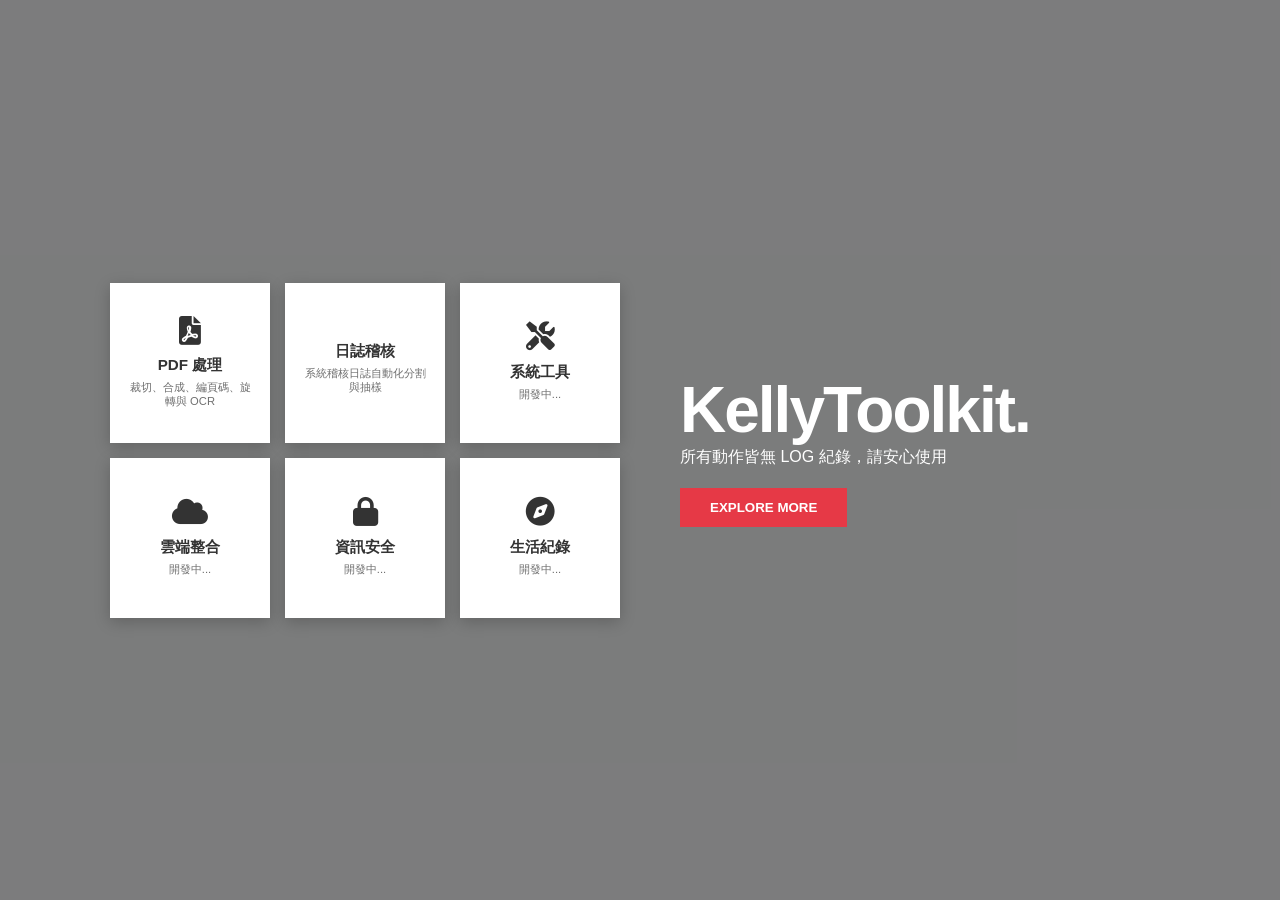
<file: index.html>
<!DOCTYPE html>
<html lang="zh-TW">
<head>
    <meta charset="UTF-8">
    <meta name="viewport" content="width=device-width, initial-scale=1.0">
    <title>Kelly Toolkit | Minimalist</title>
    <link rel="stylesheet" href="style.css">
    <link rel="stylesheet" href="https://cdnjs.cloudflare.com/ajax/libs/font-awesome/6.0.0/css/all.min.css">
</head>
<body>

    <header class="hero">
        <div class="overlay"></div>
        <div class="container hero-content">
            <div class="grid-container">
                <a href="pdf.html" class="card" target="_blank" rel="noopener noreferrer">
                    <i class="fa-solid fa-file-pdf"></i>
                    <h3>PDF 處理</h3>
                    <p>裁切、合成、編頁碼、旋轉與 OCR</p>
                </a>
                
                <a href="sa.html" class="card" target="_blank" rel="noopener noreferrer">
                    <i class="fa-solid fa-shield-halved"></i>
                    <h3>日誌稽核</h3>
                    <p>系統稽核日誌自動化分割與抽樣</p>
                </a>
                
                <div class="card">
                    <i class="fa-solid fa-screwdriver-wrench"></i>
                    <h3>系統工具</h3>
                    <p>開發中...</p>
                </div>

                <div class="card">
                    <i class="fa-solid fa-cloud"></i>
                    <h3>雲端整合</h3>
                    <p>開發中...</p>
                </div>

                <div class="card">
                    <i class="fa-solid fa-lock"></i> <h3>資訊安全</h3>
                    <p>開發中...</p>
                </div>

                <div class="card">
                    <i class="fa-solid fa-compass"></i>
                    <h3>生活紀錄</h3>
                    <p>開發中...</p>
                </div>
            </div>

            <div class="hero-text">
                <h1>KellyToolkit.</h1>
                <p>所有動作皆無 LOG 紀錄，請安心使用</p>
                <button class="btn-main">EXPLORE MORE</button>
            </div>
        </div>
    </header>

</body>
</html>
</file>
<file: style.css>
:root {
    --primary-red: #e63946;
    --dark-bg: #1a1a1a;
    --card-white: #ffffff;
    --text-main: #333;
    --gray-bg: #f8f9fa;
}

* { margin: 0; padding: 0; box-sizing: border-box; font-family: 'Inter', sans-serif; }

body { background: var(--gray-bg); }

/* --- 導航列 --- */
.navbar {
    background-color: var(--primary-red);
    height: 60px;
    display: flex;
    align-items: center;
    position: fixed;
    top: 0; width: 100%;
    z-index: 1000;
}
.nav-content {
    max-width: 1100px;
    margin: 0 auto;
    width: 100%;
    padding: 0 20px;
    display: flex;
    justify-content: space-between;
    align-items: center;
}
.logo { font-weight: 900; color: white; text-decoration: none; }
.nav-links a { color: white; text-decoration: none; font-size: 0.9rem; }

/* --- 首頁 Hero 區域 --- */
.hero {
    height: 100vh;
    background: url('https://images.unsplash.com/photo-1510511459019-5dee667ff88b?auto=format&fit=crop&q=80&w=2070') center/cover;
    position: relative;
    display: flex;
    align-items: center;
}
.overlay {
    position: absolute; top: 0; left: 0; width: 100%; height: 100%;
    background: rgba(0, 0, 0, 0.5);
}
.hero .container {
    position: relative; z-index: 2; width: 100%; max-width: 1100px;
    margin: 0 auto; padding: 0 20px;
    display: flex; justify-content: space-between; align-items: center;
}

/* 九宮格方塊 */
.grid-container {
    display: grid;
    grid-template-columns: repeat(3, 160px);
    gap: 15px;
}
.card {
    background: var(--card-white);
    aspect-ratio: 1/1;
    display: flex;
    flex-direction: column;
    align-items: center;
    justify-content: center;
    text-align: center;
    padding: 15px;
    text-decoration: none;
    color: var(--text-main);
    transition: 0.3s;
    box-shadow: 0 4px 15px rgba(0,0,0,0.2);
}
.card:hover { transform: translateY(-5px); background: var(--primary-red); color: white !important; }
.card i { font-size: 1.8rem; margin-bottom: 10px; }
.card h3 { font-size: 0.95rem; margin-bottom: 5px; }
.card p { font-size: 0.7rem; opacity: 0.7; line-height: 1.2; }

/* 首頁文字 */
.hero-text { flex: 1; padding-left: 60px; color: white; }
.hero-text h1 { font-size: 4rem; letter-spacing: -2px; }
.btn-main { background: var(--primary-red); color: white; border: none; padding: 12px 30px; cursor: pointer; font-weight: bold; margin-top: 20px; }

/* --- PDF 工具頁佈局 --- */
.pdf-layout { display: flex; margin-top: 60px; height: calc(100vh - 60px); }
.pdf-sidebar { width: 250px; background: white; border-right: 1px solid #ddd; padding: 20px 0; }
.sidebar-item { padding: 15px 25px; cursor: pointer; color: #555; border-left: 4px solid transparent; transition: 0.2s; }
.sidebar-item i { margin-right: 10px; }
.sidebar-item:hover, .sidebar-item.active { background: #fff5f5; color: var(--primary-red); border-left: 4px solid var(--primary-red); }

.pdf-workspace { flex: 1; padding: 40px; background: #f0f2f5; overflow-y: auto; }
.workspace-card { background: white; max-width: 800px; margin: 0 auto; padding: 40px; border-radius: 12px; box-shadow: 0 4px 20px rgba(0,0,0,0.05); }
.upload-box { border: 2px dashed #ddd; background: #fafafa; padding: 60px; text-align: center; margin: 20px 0; cursor: pointer; }
.upload-box i { font-size: 3rem; color: #ccc; margin-bottom: 10px; }
.upload-box span { color: var(--primary-red); text-decoration: underline; }
.btn-execute { width: 100%; padding: 15px; background: var(--primary-red); color: white; border: none; border-radius: 6px; font-weight: bold; cursor: pointer; }

/* 響應式 */
@media (max-width: 900px) {
    .hero .container { flex-direction: column-reverse; text-align: center; }
    .hero-text { padding-left: 0; margin-bottom: 30px; }
    .grid-container { grid-template-columns: repeat(2, 140px); }
    .pdf-layout { flex-direction: column; }
    .pdf-sidebar { width: 100%; flex-direction: row; overflow-x: auto; height: auto; }
    .sidebar-item { white-space: nowrap; }
}

/* 檔案清單樣式 */
.sortable-list {
    list-style: none;
    margin-top: 20px;
    padding: 0;
}

.file-item {
    background: #fff;
    border: 1px solid #eee;
    padding: 12px 15px;
    margin-bottom: 8px;
    display: flex;
    justify-content: space-between;
    align-items: center;
    border-radius: 6px;
    font-size: 0.9rem;
    color: #444;
}

/* 拖曳時的影子效果 */
.sortable-ghost {
    opacity: 0.4;
    background: #fff5f5;
    border: 1px dashed var(--primary-red);
}

#status-msg {
    text-align: center;
    font-size: 0.85rem;
}

/* 工具選項區 (裁切頁碼用) */
.tool-options-area {
    display: flex;
    justify-content: center;
    gap: 30px;
    margin: 20px 0;
    padding: 20px;
    background: #fdfdfd;
    border-radius: 8px;
}

.input-group {
    display: flex;
    flex-direction: column;
    text-align: left;
}

.input-group label {
    font-size: 0.8rem;
    font-weight: bold;
    color: #888;
    margin-bottom: 5px;
    text-transform: uppercase;
}

.input-group input {
    padding: 10px;
    border: 1px solid #ddd;
    border-radius: 4px;
    width: 100px;
    font-size: 1rem;
    text-align: center;
    outline: none;
    transition: 0.3s;
}

.input-group input:focus {
    border-color: var(--primary-red);
    box-shadow: 0 0 5px rgba(230, 57, 70, 0.2);
}

/* 編頁碼選項區 */
.radio-group {
    display: flex;
    flex-direction: column;
    align-items: center;
}

.radio-group label {
    font-size: 0.8rem;
    font-weight: bold;
    color: #888;
    margin-bottom: 10px;
    text-transform: uppercase;
}

.radio-options {
    display: flex;
    gap: 20px;
}

.radio-options label {
    font-size: 0.95rem;
    color: #333;
    cursor: pointer;
    display: flex;
    align-items: center;
    gap: 5px;
    text-transform: none; /* 覆蓋上方的 uppercase */
}

/* 修飾 Radio 按鈕顏色 */
input[type="radio"] {
    accent-color: var(--primary-red);
}

.file-input-box {
    background: #fff;
    padding: 15px;
    border-radius: 6px;
    border: 1px solid #ddd;
    display: flex;
    flex-direction: column;
}

.file-input-box label {
    font-size: 0.8rem;
    font-weight: bold;
    color: #666;
    margin-bottom: 8px;
}

.file-input-box input {
    font-size: 0.9rem;
}
</file>
